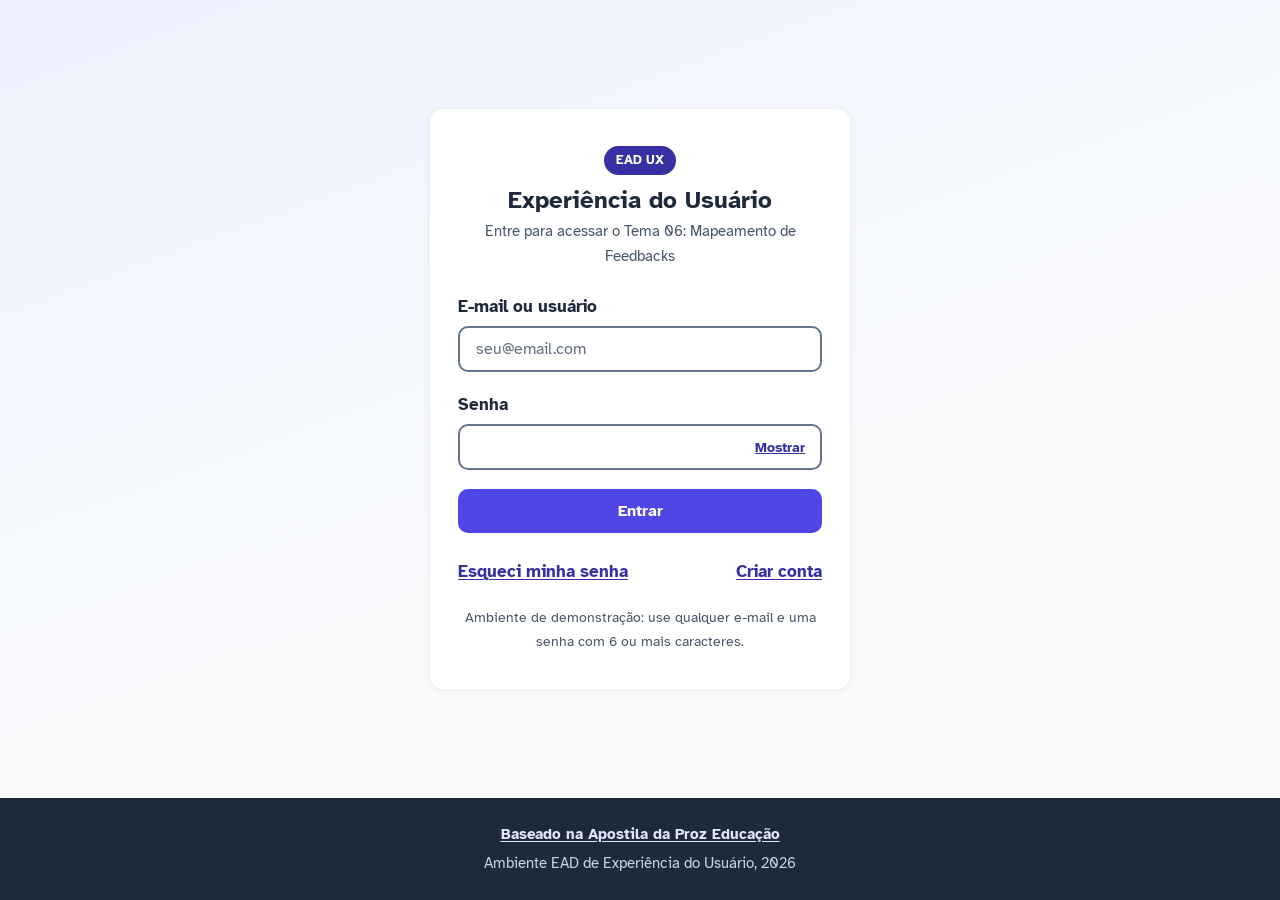
<file: index.html>
<!DOCTYPE html>
<html lang="pt-BR">
<head>
  <meta charset="UTF-8">
  <meta name="viewport" content="width=device-width, initial-scale=1.0">
  <title>Entrar | EAD UX, Tema 06</title>
  <link rel="manifest" href="manifest.json">
  <meta name="theme-color" content="#4f46e5">
  <link rel="icon" href="favicon.ico" sizes="16x16 32x32 48x48">
  <link rel="icon" href="assets/favicon.svg" type="image/svg+xml">
  <link rel="apple-touch-icon" href="assets/apple-touch-icon.png">
  <link rel="stylesheet" href="css/styles.css">
  <script src="assets/js/pwa-register.js" defer></script>
</head>
<body>
  <a class="skip-link" href="#conteudo">Pular para o formulário</a>
  <main id="conteudo" class="login-page" tabindex="-1">
    <div class="login-card">
      <div class="login-logo">
        <span class="badge">EAD UX</span>
        <h1>Experiência do Usuário</h1>
        <p>Entre para acessar o Tema 06: Mapeamento de Feedbacks</p>
      </div>
      <div id="already" class="alert alert-info"></div>
      <div id="alert" class="alert" tabindex="-1"></div>
      <form id="loginForm" novalidate>
        <div class="form-group">
          <label for="email">E-mail ou usuário</label>
          <input type="text" id="email" class="form-control" placeholder="seu@email.com" autocomplete="username" autocapitalize="none" spellcheck="false" aria-describedby="emailError">
          <span class="form-error" id="emailError"></span>
        </div>
        <div class="form-group">
          <label for="senha">Senha</label>
          <div class="input-wrap">
            <input type="password" id="senha" class="form-control" autocomplete="current-password" aria-describedby="senhaRules senhaError">
            <button type="button" class="toggle-pass" aria-controls="senha" aria-pressed="false">Mostrar<span class="visually-hidden"> senha</span></button>
          </div>
          <span class="caps-warning" id="capsWarning">Caps Lock ativado.</span>
          <span class="form-error" id="senhaError"></span>
        </div>
        <button type="submit" class="btn btn-primary btn-block">Entrar</button>
      </form>
      <div class="login-links">
        <a href="recuperar.html">Esqueci minha senha</a>
        <a href="cadastro.html">Criar conta</a>
      </div>
      <p class="demo-note">Ambiente de demonstração: use qualquer e-mail e uma senha com 6 ou mais caracteres.</p>
    </div>
  </main>

  <footer class="site-footer">
    <div class="container">
      <p><a href="assets/Apostila_Experiencia_do_Usuario.pdf" download="Apostila_Experiência_do_Usuário.pdf">Baseado na Apostila da Proz Educação</a></p>
      <p>Ambiente EAD de Experiência do Usuário, <span id="yearNow">2026</span></p>
    </div>
  </footer>
  <button type="button" class="back-to-top" id="backToTop" hidden aria-label="Voltar ao topo"></button>
  <script src="js/storage.js"></script>
  <script src="js/common.js"></script>
  <script src="js/auth.js"></script>
</body>
</html>
</file>
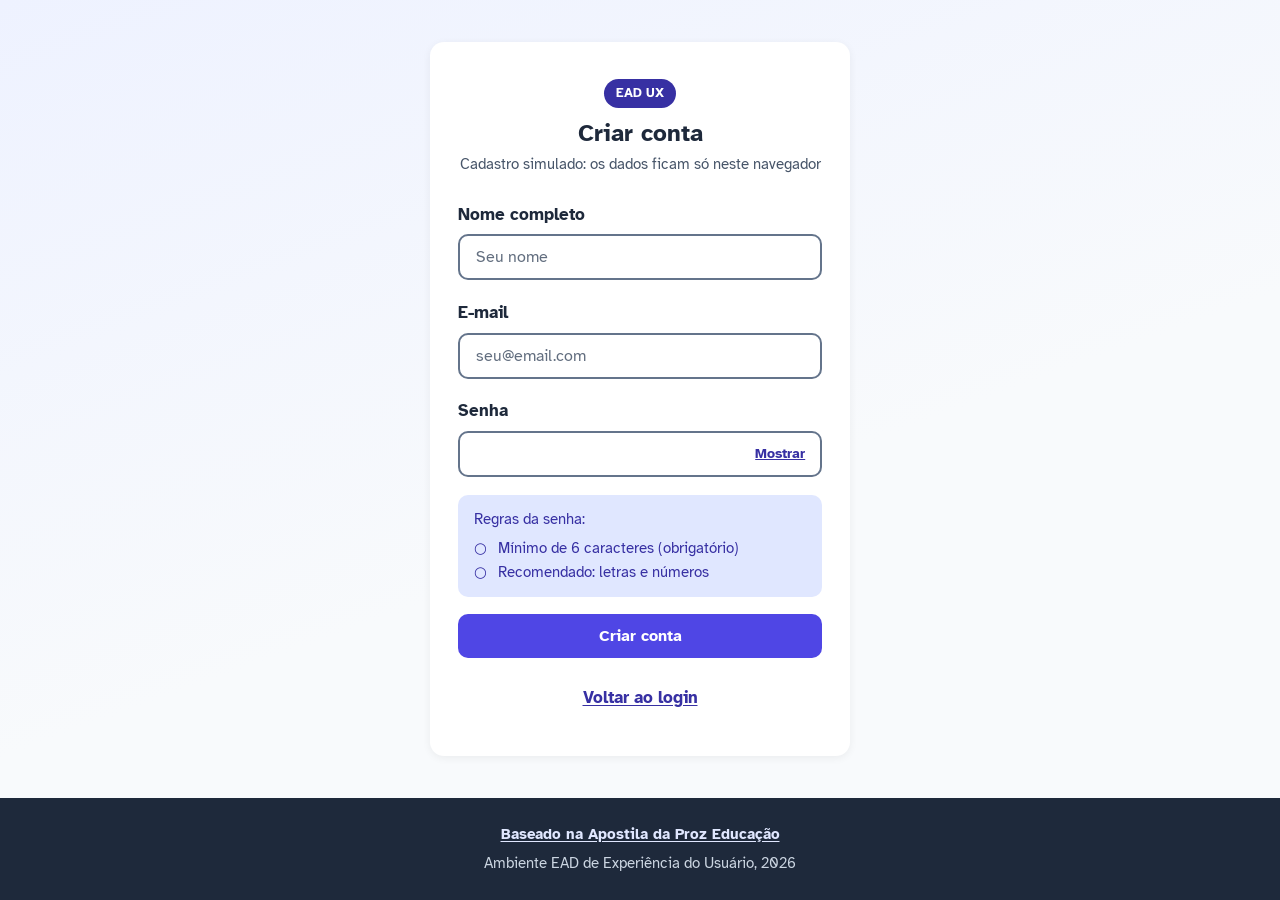
<file: cadastro.html>
<!DOCTYPE html>
<html lang="pt-BR">
<head>
  <meta charset="UTF-8">
  <meta name="viewport" content="width=device-width, initial-scale=1.0">
  <title>Criar conta | EAD UX</title>
  <link rel="manifest" href="manifest.json">
  <meta name="theme-color" content="#4f46e5">
  <link rel="icon" href="favicon.ico" sizes="16x16 32x32 48x48">
  <link rel="icon" href="assets/favicon.svg" type="image/svg+xml">
  <link rel="apple-touch-icon" href="assets/apple-touch-icon.png">
  <link rel="stylesheet" href="css/styles.css">
  <script src="assets/js/pwa-register.js" defer></script>
</head>
<body>
  <a class="skip-link" href="#conteudo">Pular para o formulário</a>
  <main id="conteudo" class="login-page" tabindex="-1">
    <div class="login-card">
      <div class="login-logo">
        <span class="badge">EAD UX</span>
        <h1>Criar conta</h1>
        <p>Cadastro simulado: os dados ficam só neste navegador</p>
      </div>
      <div id="alert" class="alert" tabindex="-1"></div>
      <form id="cadastroForm" novalidate>
        <div class="form-group">
          <label for="nome">Nome completo</label>
          <input type="text" id="nome" class="form-control" placeholder="Seu nome" autocomplete="name" aria-describedby="nomeError">
          <span class="form-error" id="nomeError"></span>
        </div>
        <div class="form-group">
          <label for="email">E-mail</label>
          <input type="email" id="email" class="form-control" placeholder="seu@email.com" autocomplete="email" autocapitalize="none" spellcheck="false" aria-describedby="emailError">
          <span class="form-error" id="emailError"></span>
        </div>
        <div class="form-group">
          <label for="senha">Senha</label>
          <div class="input-wrap">
            <input type="password" id="senha" class="form-control" autocomplete="new-password" aria-describedby="senhaRules senhaError">
            <button type="button" class="toggle-pass" aria-controls="senha" aria-pressed="false">Mostrar<span class="visually-hidden"> senha</span></button>
          </div>
          <span class="caps-warning" id="capsWarning">Caps Lock ativado.</span>
          <span class="form-error" id="senhaError"></span>
        </div>
        <div class="password-rules" id="senhaRules">
          Regras da senha:
          <ul>
            <li data-rule="len">Mínimo de 6 caracteres (obrigatório)<span class="visually-hidden rule-state"> (pendente)</span></li>
            <li data-rule="mix">Recomendado: letras e números<span class="visually-hidden rule-state"> (pendente)</span></li>
          </ul>
        </div>
        <button type="submit" class="btn btn-primary btn-block">Criar conta</button>
      </form>
      <div class="login-links" style="justify-content:center;">
        <a href="index.html">Voltar ao login</a>
      </div>
    </div>
  </main>

  <footer class="site-footer">
    <div class="container">
      <p><a href="assets/Apostila_Experiencia_do_Usuario.pdf" download="Apostila_Experiência_do_Usuário.pdf">Baseado na Apostila da Proz Educação</a></p>
      <p>Ambiente EAD de Experiência do Usuário, <span id="yearNow">2026</span></p>
    </div>
  </footer>
  <button type="button" class="back-to-top" id="backToTop" hidden aria-label="Voltar ao topo"></button>
  <script src="js/storage.js"></script>
  <script src="js/common.js"></script>
  <script src="js/auth.js"></script>
</body>
</html>
</file>
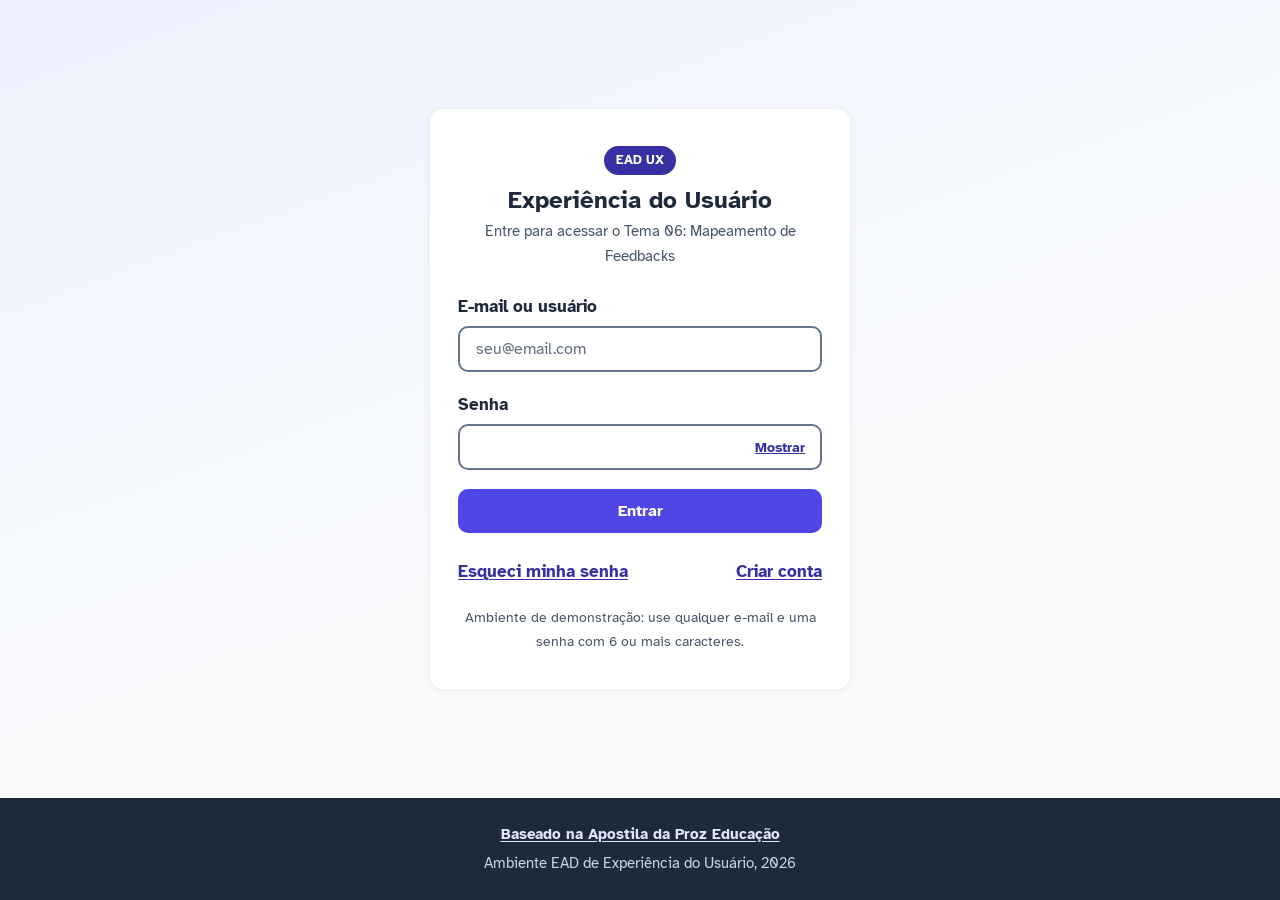
<file: home.html>
<!DOCTYPE html>
<html lang="pt-BR">
<head>
  <meta charset="UTF-8">
  <meta name="viewport" content="width=device-width, initial-scale=1.0">
  <title>Selecionar tema | EAD UX</title>
  <link rel="manifest" href="manifest.json">
  <meta name="theme-color" content="#4f46e5">
  <link rel="icon" href="favicon.ico" sizes="16x16 32x32 48x48">
  <link rel="icon" href="assets/favicon.svg" type="image/svg+xml">
  <link rel="apple-touch-icon" href="assets/apple-touch-icon.png">
  <link rel="stylesheet" href="css/styles.css">
  <script src="assets/js/pwa-register.js" defer></script>
</head>
<style>
.navbar-user {
    margin-left: auto;
}
</style>
<body class="has-navbar">
  <a class="skip-link" href="#conteudo">Pular para o conteúdo</a>
  <header class="site-header">
    <div class="container navbar-inner">
      <a class="navbar-brand" href="home.html">
        <span class="brand-icon" aria-hidden="true">UX</span>
        <div id="Voltar-Logo">
          <span class="brand-text">Experiência do Usuário</span>
        </div>
      </a>
      <button class="navbar-toggler" type="button" aria-controls="menu" aria-expanded="false" aria-label="Abrir menu">
        <span class="toggler-bar"></span><span class="toggler-bar"></span><span class="toggler-bar"></span>
      </button>
      <div class="navbar-collapse" id="menu">
        <div class="navbar-user">
          <span>Olá, <span class="user-name" id="userName">Aluno</span></span>
          <a href="index.html" class="btn btn-outline btn-sm" data-logout>Sair</a>
        </div>
      </div>
    </div>
  </header>

  <main id="conteudo" class="container page" tabindex="-1">
    <h1>Selecione o conteúdo</h1>
    <p class="lead">Escolha o tema da apostila para iniciar o estudo. Neste ambiente está disponível o Tema 06.</p>
    <div class="theme-list">
      <div class="theme-item disabled" aria-disabled="true">
        <span class="theme-num" aria-hidden="true">01</span>
        <div class="theme-info">
          <h2>Tema 01: O que é User Experience (UX)?</h2>
          <p>Indisponível neste ambiente</p>
        </div>
      </div>
      <div class="theme-item disabled" aria-disabled="true">
        <span class="theme-num" aria-hidden="true">02</span>
        <div class="theme-info">
          <h2>Tema 02: Conceitos e aplicações de Webwriting</h2>
          <p>Indisponível neste ambiente</p>
        </div>
      </div>
      <div class="theme-item disabled" aria-disabled="true">
        <span class="theme-num" aria-hidden="true">03</span>
        <div class="theme-info">
          <h2>Tema 03: Modelagem da Navegação e Modelagem da interface</h2>
          <p>Indisponível neste ambiente</p>
        </div>
      </div>
      <div class="theme-item disabled" aria-disabled="true">
        <span class="theme-num" aria-hidden="true">04</span>
        <div class="theme-info">
          <h2>Tema 04: Ferramentas para Design de interface e CMS (Content Management System)</h2>
          <p>Indisponível neste ambiente</p>
        </div>
      </div>
      <div class="theme-item disabled" aria-disabled="true">
        <span class="theme-num" aria-hidden="true">05</span>
        <div class="theme-info">
          <h2>Tema 05: Informações e criação de domínio e hospedagem de página Web</h2>
          <p>Indisponível neste ambiente</p>
        </div>
      </div>
      <a href="conteudo.html" class="theme-item active">
        <span class="theme-num" aria-hidden="true">06</span>
        <div class="theme-info">
          <h2>Tema 06: Mapeamento de Feedbacks</h2>
          <p>Disponível. Clique para estudar.</p>
        </div>
      </a>
      <div class="theme-item disabled" aria-disabled="true">
        <span class="theme-num" aria-hidden="true">07</span>
        <div class="theme-info">
          <h2>Tema 07: Técnicas para inclusão digital</h2>
          <p>Indisponível neste ambiente</p>
        </div>
      </div>
      <div class="theme-item disabled" aria-disabled="true">
        <span class="theme-num" aria-hidden="true">08</span>
        <div class="theme-info">
          <h2>Tema 08: Fluxo de conversão e Otimização e mensuração de resultados</h2>
          <p>Indisponível neste ambiente</p>
        </div>
      </div>
      <div class="theme-item disabled" aria-disabled="true">
        <span class="theme-num" aria-hidden="true">09</span>
        <div class="theme-info">
          <h2>Tema 09: Testando Ergonomia e Navegabilidade</h2>
          <p>Indisponível neste ambiente</p>
        </div>
      </div>
      <div class="theme-item disabled" aria-disabled="true">
        <span class="theme-num" aria-hidden="true">10</span>
        <div class="theme-info">
          <h2>Tema 10: Conceitos de multiplataforma e multissensorial</h2>
          <p>Indisponível neste ambiente</p>
        </div>
      </div>
    </div>
  </main>


  <footer class="site-footer">
    <div class="container">
      <p><a href="assets/Apostila_Experiencia_do_Usuario.pdf" download="Apostila_Experiência_do_Usuário.pdf">Baseado na Apostila da Proz Educação</a></p>
      <p>Ambiente EAD de Experiência do Usuário, <span id="yearNow">2026</span></p>
    </div>
  </footer>
  <button type="button" class="back-to-top" id="backToTop" hidden aria-label="Voltar ao topo"></button>
  <script src="js/storage.js"></script>
  <script src="js/common.js"></script>
  <script src="js/app.js"></script>
</body>
</html>
</file>
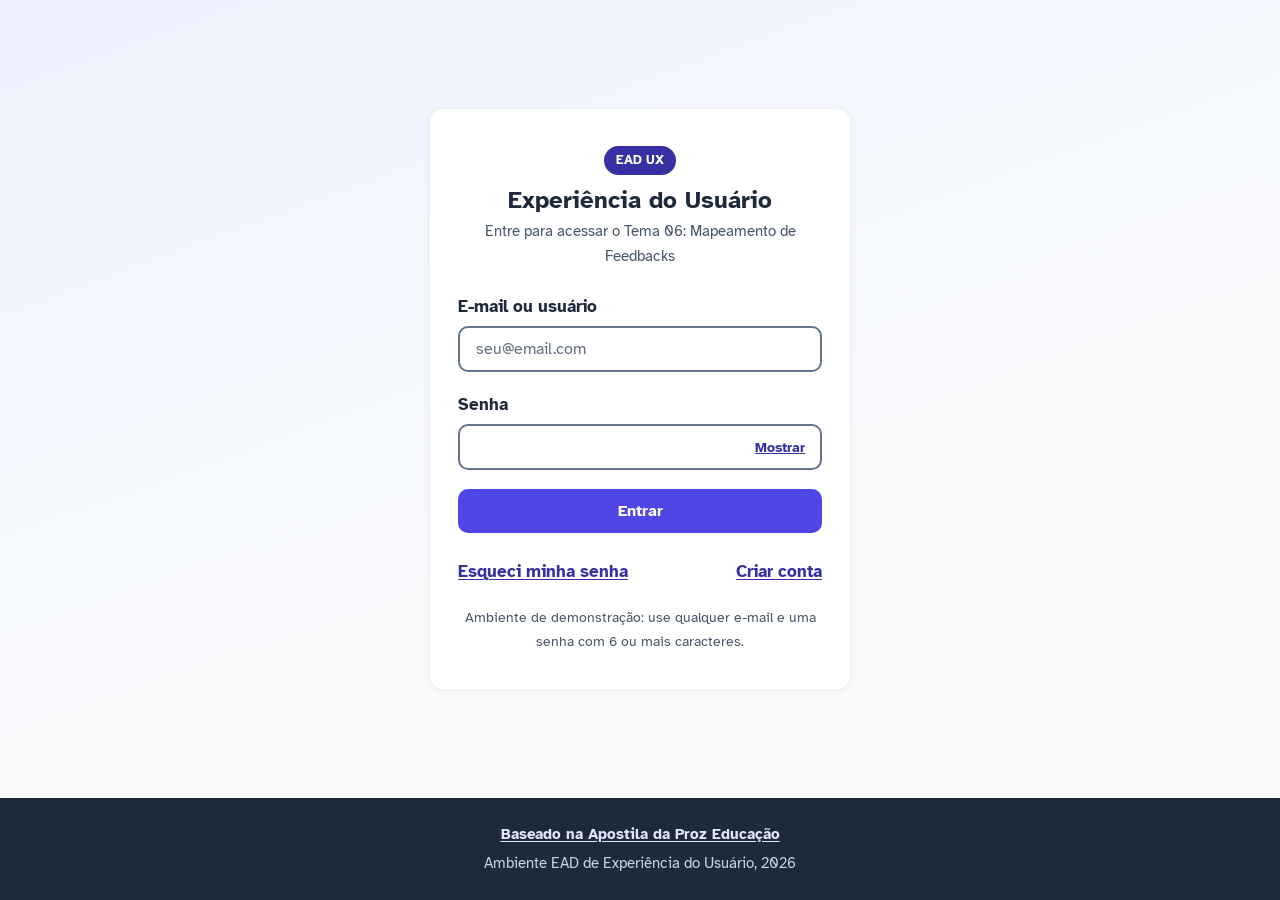
<file: mapa-feedbacks.html>
<!DOCTYPE html>
<html lang="pt-BR">
<head>
  <meta charset="UTF-8">
  <meta name="viewport" content="width=device-width, initial-scale=1.0">
  <title>Mapa de feedbacks | Tema 06, EAD UX</title>
  <link rel="manifest" href="manifest.json">
  <meta name="theme-color" content="#4f46e5">
  <link rel="icon" href="favicon.ico" sizes="16x16 32x32 48x48">
  <link rel="icon" href="assets/favicon.svg" type="image/svg+xml">
  <link rel="apple-touch-icon" href="assets/apple-touch-icon.png">
  <link rel="stylesheet" href="css/styles.css">
  <script src="assets/js/pwa-register.js" defer></script>
</head>
<body class="has-navbar">
  <a class="skip-link" href="#conteudo">Pular para o conteúdo</a>
  <header class="site-header">
    <div class="container navbar-inner">
      <a class="navbar-brand" href="home.html">
        <span class="brand-icon" aria-hidden="true">UX</span>
        <div id="Voltar-Logo">
          <span class="brand-text">Experiência do Usuário</span>
          <small id="baixo">(clique para voltar à home)</small>
        </div>
      </a>
      <button class="navbar-toggler" type="button" aria-controls="menu" aria-expanded="false" aria-label="Abrir menu">
        <span class="toggler-bar"></span><span class="toggler-bar"></span><span class="toggler-bar"></span>
      </button>
      <div class="navbar-collapse" id="menu">
        <nav aria-label="Etapas do Tema 06">
          <ul class="navbar-nav">
            <li><a class="nav-link" href="conteudo.html">1. Conteúdo</a></li>
            <li><a class="nav-link" href="video.html">2. Vídeoaula</a></li>
            <li><a class="nav-link" href="material.html">3. Material PDF</a></li>
            <li><a class="nav-link" href="mapa-feedbacks.html" aria-current="page">4. Mapa de feedbacks</a></li>
            <li><a class="nav-link" href="quiz.html">5. Quiz</a></li>
          </ul>
        </nav>
        <div class="navbar-user">
          <span>Olá, <span class="user-name" id="userName">Aluno</span></span>
          <a href="index.html" class="btn btn-outline btn-sm" data-logout>Sair</a>
        </div>
      </div>
    </div>
  </header>

  <main id="conteudo" class="container page" tabindex="-1">
    <p class="page-kicker">Tema 06: Mapeamento de feedbacks</p>
    <h1>Mapa de feedbacks</h1>
    <p class="lead">Dez situações para classificar nas cinco categorias do framework HEART, com explicação a cada resposta e progresso salvo neste navegador.</p>
    <div class="panel" id="mapaRoot">
      <div class="panel-toolbar"><span class="toolbar-title">Em qual categoria do HEART esta situação se encaixa?</span></div>
      <div id="dynamicContent" class="panel-content"></div>
    </div>
    <div id="mapaLive" class="visually-hidden" aria-live="polite"></div>
    <noscript><p class="media-msg">Esta atividade precisa de JavaScript ativado.</p></noscript>
  </main>

  <nav class="page-nav" aria-label="Navegação entre as etapas">
    <div class="container">
      <p class="page-nav-step">Etapa 4 de 5</p>
      <div class="page-nav-links">
        <a class="btn btn-outline btn-prev" href="material.html" rel="prev"><span class="btn-label">Anterior</span><span class="btn-title">3. Material PDF</span></a>
        <a class="btn btn-primary btn-next" href="quiz.html" rel="next"><span class="btn-label">Próxima</span><span class="btn-title">5. Quiz</span></a>
      </div>
    </div>
  </nav>
  <footer class="site-footer">
    <div class="container">
      <p><a href="assets/Apostila_Experiencia_do_Usuario.pdf" download="Apostila_Experiência_do_Usuário.pdf">Baseado na Apostila da Proz Educação</a></p>
      <p>Ambiente EAD de Experiência do Usuário, <span id="yearNow">2026</span></p>
    </div>
  </footer>
  <button type="button" class="back-to-top" id="backToTop" hidden aria-label="Voltar ao topo"></button>
  <script src="js/storage.js"></script>
  <script src="js/common.js"></script>
  <script src="js/app.js"></script>
  <script src="js/painel.js"></script>
  <script src="js/mapa.js"></script>
</body>
</html>
</file>
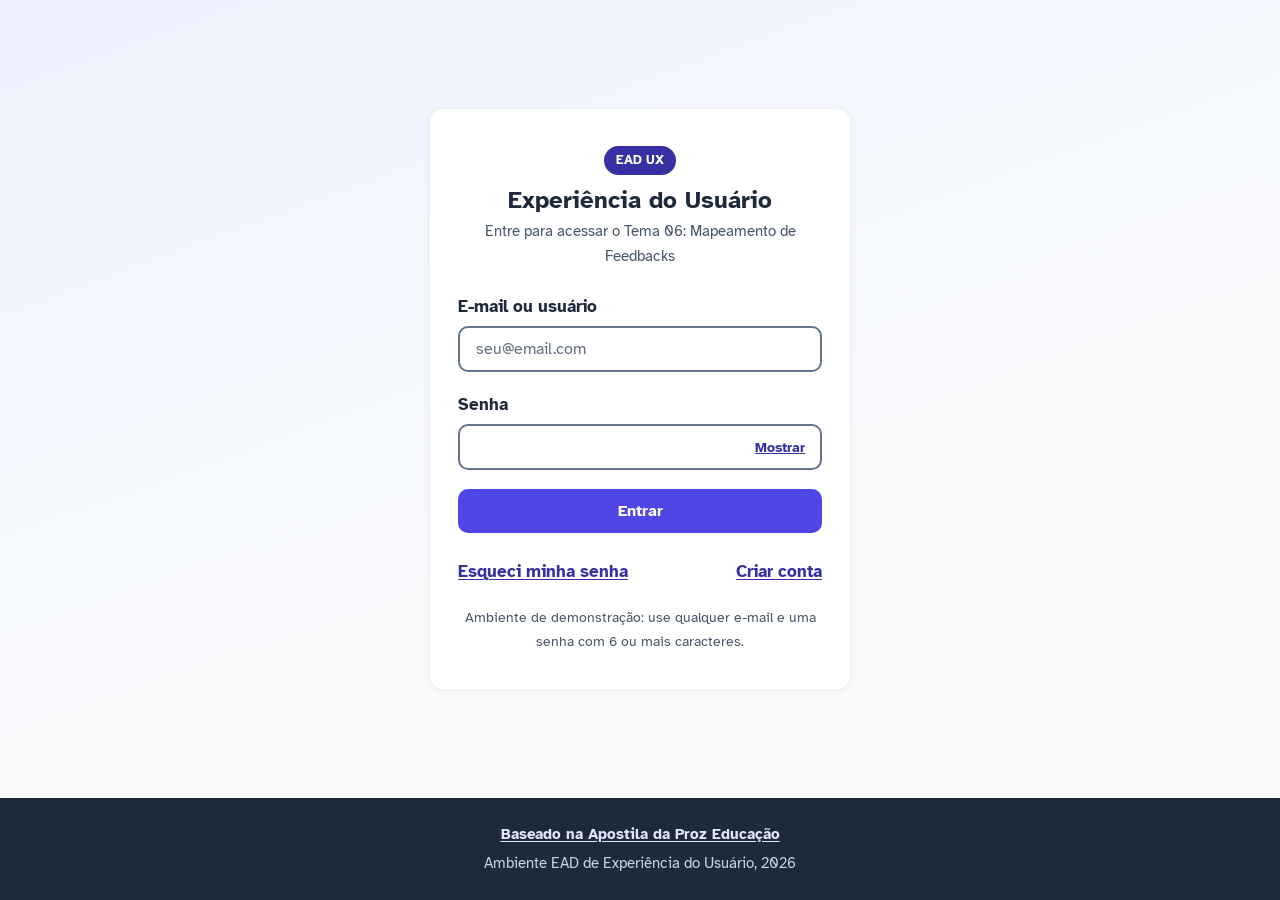
<file: material.html>
<!DOCTYPE html>
<html lang="pt-BR">
<head>
  <meta charset="UTF-8">
  <meta name="viewport" content="width=device-width, initial-scale=1.0">
  <title>Material PDF | Tema 06, EAD UX</title>
  <link rel="manifest" href="manifest.json">
  <meta name="theme-color" content="#4f46e5">
  <link rel="icon" href="favicon.ico" sizes="16x16 32x32 48x48">
  <link rel="icon" href="assets/favicon.svg" type="image/svg+xml">
  <link rel="apple-touch-icon" href="assets/apple-touch-icon.png">
  <link rel="stylesheet" href="css/styles.css">
  <script src="assets/js/pwa-register.js" defer></script>
</head>
<body class="has-navbar">
  <a class="skip-link" href="#conteudo">Pular para o conteúdo</a>
  <header class="site-header">
    <div class="container navbar-inner">
      <a class="navbar-brand" href="home.html">
        <span class="brand-icon" aria-hidden="true">UX</span>
        <div id="Voltar-Logo">
          <span class="brand-text">Experiência do Usuário</span>
          <small id="baixo">(clique para voltar à home)</small>
        </div>
      </a>
      <button class="navbar-toggler" type="button" aria-controls="menu" aria-expanded="false" aria-label="Abrir menu">
        <span class="toggler-bar"></span><span class="toggler-bar"></span><span class="toggler-bar"></span>
      </button>
      <div class="navbar-collapse" id="menu">
        <nav aria-label="Etapas do Tema 06">
          <ul class="navbar-nav">
            <li><a class="nav-link" href="conteudo.html">1. Conteúdo</a></li>
            <li><a class="nav-link" href="video.html">2. Vídeoaula</a></li>
            <li><a class="nav-link" href="material.html" aria-current="page">3. Material PDF</a></li>
            <li><a class="nav-link" href="mapa-feedbacks.html">4. Mapa de feedbacks</a></li>
            <li><a class="nav-link" href="quiz.html">5. Quiz</a></li>
          </ul>
        </nav>
        <div class="navbar-user">
          <span>Olá, <span class="user-name" id="userName">Aluno</span></span>
          <a href="index.html" class="btn btn-outline btn-sm" data-logout>Sair</a>
        </div>
      </div>
    </div>
  </header>

  <main id="conteudo" class="container page" tabindex="-1">
    <p class="page-kicker">Tema 06: Mapeamento de feedbacks</p>
    <h1>Material PDF</h1>
    <p class="lead">O material de apoio é a apostila Experiência do Usuário, da Proz Educação. O Tema 06, Mapeamento de Feedbacks, ocupa as páginas 76 a 84 do PDF.</p>
    <p>
      <a class="btn btn-primary" href="assets/Apostila_Experiencia_do_Usuario.pdf" download="Apostila_Experiência_do_Usuário.pdf">Baixar a apostila (PDF)</a>
    </p>
    <p class="file-note">Arquivo PDF com 154 páginas, cerca de 8 MB.</p>
  </main>

  <nav class="page-nav" aria-label="Navegação entre as etapas">
    <div class="container">
      <p class="page-nav-step">Etapa 3 de 5</p>
      <div class="page-nav-links">
        <a class="btn btn-outline btn-prev" href="video.html" rel="prev"><span class="btn-label">Anterior</span><span class="btn-title">2. Vídeoaula</span></a>
        <a class="btn btn-primary btn-next" href="mapa-feedbacks.html" rel="next"><span class="btn-label">Próxima</span><span class="btn-title">4. Mapa de feedbacks</span></a>
      </div>
    </div>
  </nav>
  <footer class="site-footer">
    <div class="container">
      <p><a href="assets/Apostila_Experiencia_do_Usuario.pdf" download="Apostila_Experiência_do_Usuário.pdf">Baseado na Apostila da Proz Educação</a></p>
      <p>Ambiente EAD de Experiência do Usuário, <span id="yearNow">2026</span></p>
    </div>
  </footer>
  <button type="button" class="back-to-top" id="backToTop" hidden aria-label="Voltar ao topo"></button>
  <script src="js/storage.js"></script>
  <script src="js/common.js"></script>
  <script src="js/app.js"></script>
</body>
</html>
</file>
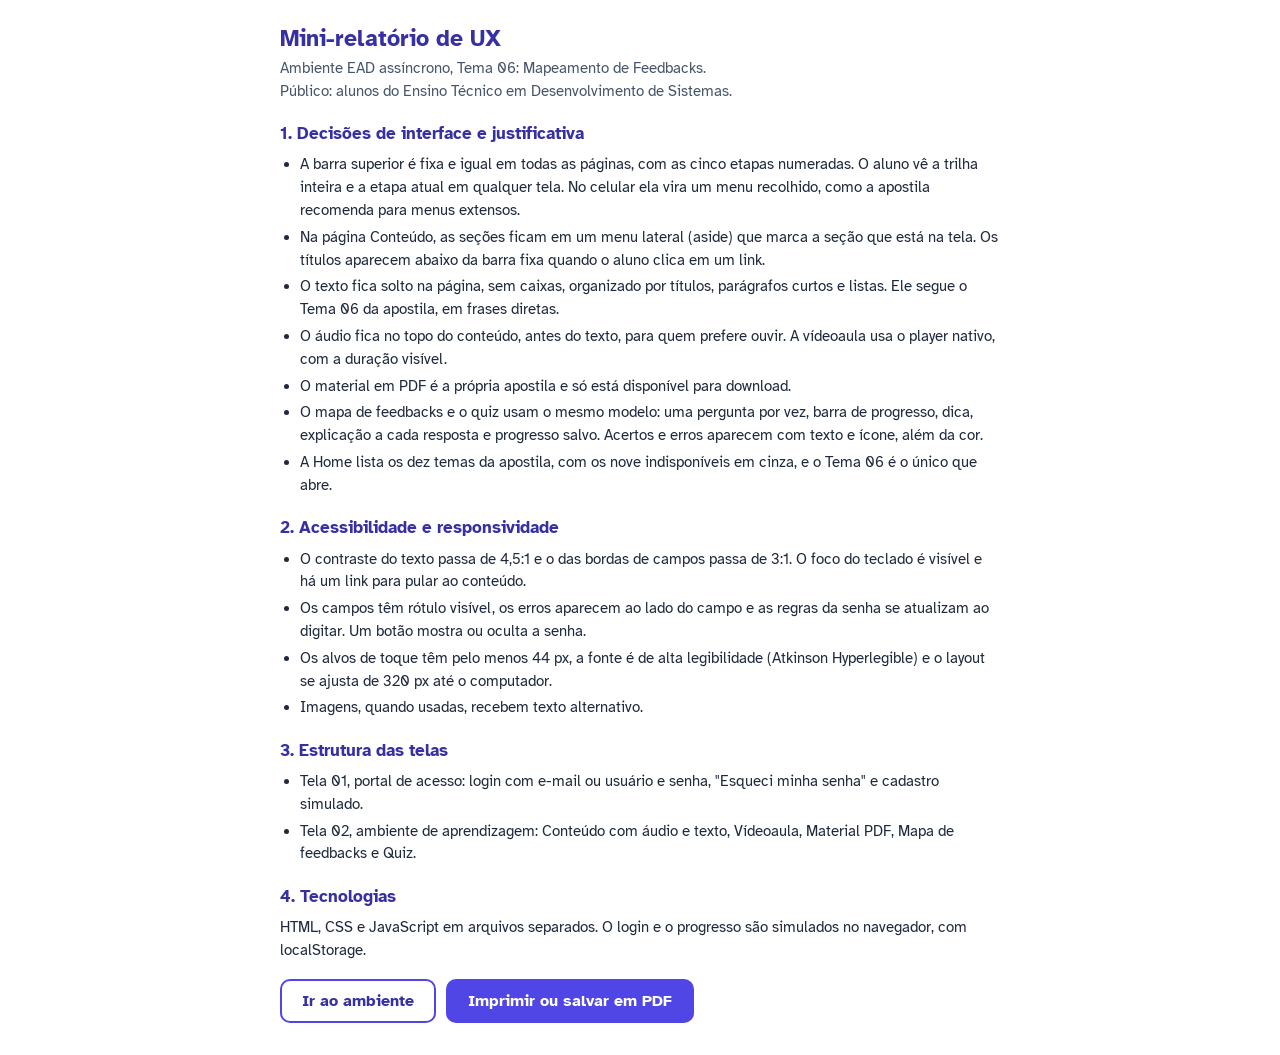
<file: mini-relatorio-ux.html>
<!DOCTYPE html>
<html lang="pt-BR">
<head>
  <meta charset="UTF-8">
  <meta name="viewport" content="width=device-width, initial-scale=1.0">
  <title>Mini-relatório de UX | EAD UX, Tema 06</title>
  <link rel="manifest" href="manifest.json">
  <meta name="theme-color" content="#4f46e5">
  <link rel="icon" href="favicon.ico" sizes="16x16 32x32 48x48">
  <link rel="icon" href="assets/favicon.svg" type="image/svg+xml">
  <link rel="apple-touch-icon" href="assets/apple-touch-icon.png">
  <link rel="stylesheet" href="css/styles.css">
  <script src="assets/js/pwa-register.js" defer></script>
  <style>
    body { background: #fff; }
    .report { width: 100%; max-width: 760px; margin: 0 auto; padding: 1.5rem 1.25rem 2rem; }
    .report h1 { font-size: 1.45rem; color: var(--primary-dark); line-height: 1.25; }
    .report h2 { font-size: 1.05rem; margin: 1.1rem 0 0.35rem; color: var(--primary-dark); }
    .report p, .report li { font-size: 0.95rem; line-height: 1.5; }
    .report ul { margin: 0.2rem 0 0 1.25rem; }
    .report li { margin-bottom: 0.25rem; }
    .meta { color: var(--text-muted); font-size: 0.9rem; margin: 0.25rem 0 0.5rem; }
    .report-actions { display: flex; flex-wrap: wrap; gap: 0.6rem; margin-top: 1.1rem; }
    @page { size: A4; margin: 1.4cm 1.6cm; }
    @media print {
      .report { max-width: none; padding: 0; }
      .report h1 { font-size: 16pt; }
      .report h2 { font-size: 11.5pt; margin: 9pt 0 3pt; }
      .report p, .report li { font-size: 9.5pt; line-height: 1.38; }
      .report li { margin-bottom: 2pt; }
      .meta { font-size: 9pt; }
    }
  </style>
</head>
<body>
  <a class="skip-link no-print" href="#conteudo">Pular para o relatório</a>
  <main id="conteudo" class="report" tabindex="-1">
    <h1>Mini-relatório de UX</h1>
    <p class="meta">Ambiente EAD assíncrono, Tema 06: Mapeamento de Feedbacks.<br>
    Público: alunos do Ensino Técnico em Desenvolvimento de Sistemas.</p>

    <h2>1. Decisões de interface e justificativa</h2>
    <ul>
      <li>A barra superior é fixa e igual em todas as páginas, com as cinco etapas numeradas. O aluno vê a trilha inteira e a etapa atual em qualquer tela. No celular ela vira um menu recolhido, como a apostila recomenda para menus extensos.</li>
      <li>Na página Conteúdo, as seções ficam em um menu lateral (aside) que marca a seção que está na tela. Os títulos aparecem abaixo da barra fixa quando o aluno clica em um link.</li>
      <li>O texto fica solto na página, sem caixas, organizado por títulos, parágrafos curtos e listas. Ele segue o Tema 06 da apostila, em frases diretas.</li>
      <li>O áudio fica no topo do conteúdo, antes do texto, para quem prefere ouvir. A vídeoaula usa o player nativo, com a duração visível.</li>
      <li>O material em PDF é a própria apostila e só está disponível para download.</li>
      <li>O mapa de feedbacks e o quiz usam o mesmo modelo: uma pergunta por vez, barra de progresso, dica, explicação a cada resposta e progresso salvo. Acertos e erros aparecem com texto e ícone, além da cor.</li>
      <li>A Home lista os dez temas da apostila, com os nove indisponíveis em cinza, e o Tema 06 é o único que abre.</li>
    </ul>

    <h2>2. Acessibilidade e responsividade</h2>
    <ul>
      <li>O contraste do texto passa de 4,5:1 e o das bordas de campos passa de 3:1. O foco do teclado é visível e há um link para pular ao conteúdo.</li>
      <li>Os campos têm rótulo visível, os erros aparecem ao lado do campo e as regras da senha se atualizam ao digitar. Um botão mostra ou oculta a senha.</li>
      <li>Os alvos de toque têm pelo menos 44 px, a fonte é de alta legibilidade (Atkinson Hyperlegible) e o layout se ajusta de 320 px até o computador.</li>
      <li>Imagens, quando usadas, recebem texto alternativo.</li>
    </ul>

    <h2>3. Estrutura das telas</h2>
    <ul>
      <li>Tela 01, portal de acesso: login com e-mail ou usuário e senha, "Esqueci minha senha" e cadastro simulado.</li>
      <li>Tela 02, ambiente de aprendizagem: Conteúdo com áudio e texto, Vídeoaula, Material PDF, Mapa de feedbacks e Quiz.</li>
    </ul>

    <h2>4. Tecnologias</h2>
    <p>HTML, CSS e JavaScript em arquivos separados. O login e o progresso são simulados no navegador, com localStorage.</p>

    <div class="report-actions no-print">
      <a href="home.html" class="btn btn-outline">Ir ao ambiente</a>
      <button type="button" class="btn btn-primary" onclick="window.print()">Imprimir ou salvar em PDF</button>
    </div>
  </main>
</body>
</html>
</file>
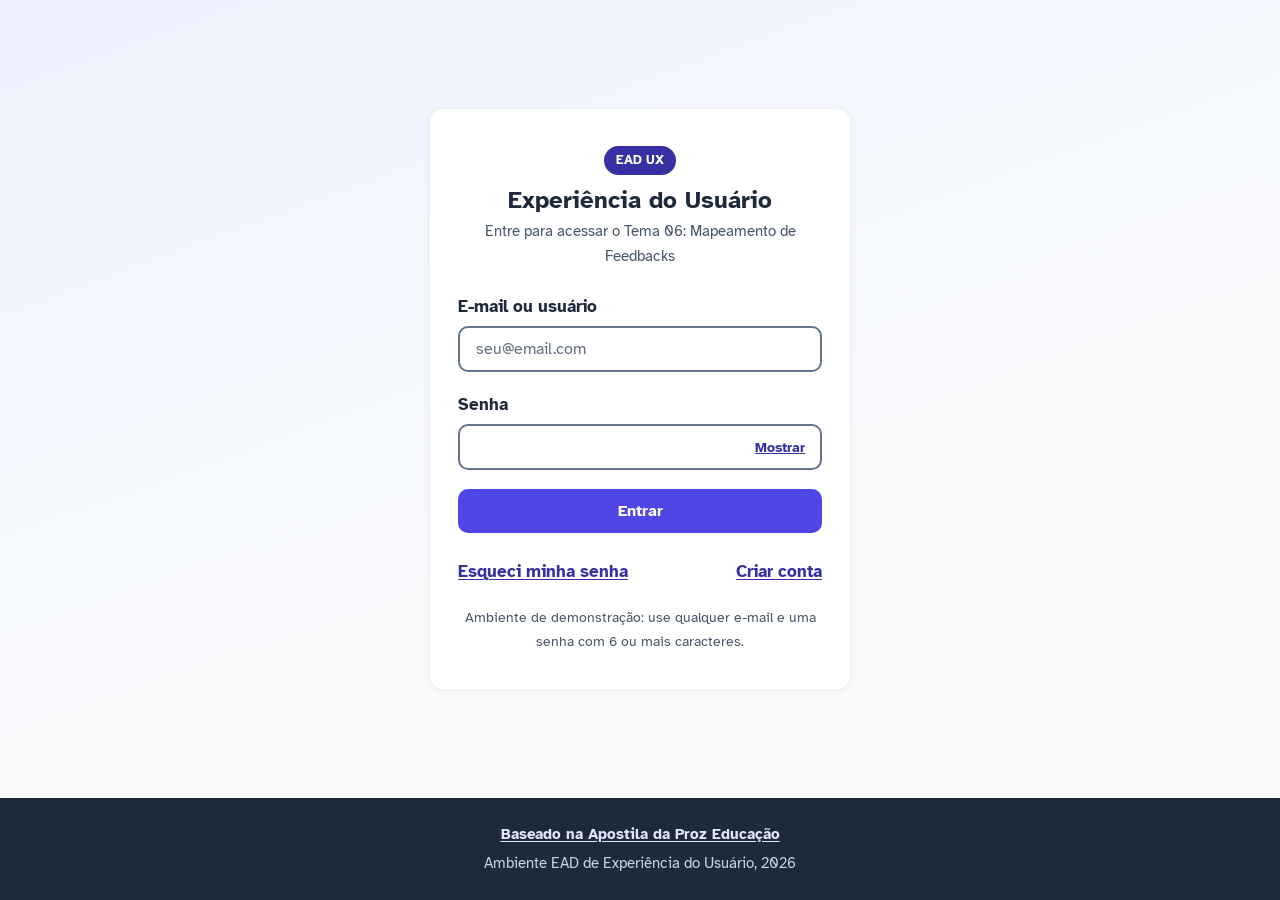
<file: quiz.html>
<!DOCTYPE html>
<html lang="pt-BR">
<head>
  <meta charset="UTF-8">
  <meta name="viewport" content="width=device-width, initial-scale=1.0">
  <title>Quiz | Tema 06, EAD UX</title>
  <link rel="manifest" href="manifest.json">
  <meta name="theme-color" content="#4f46e5">
  <link rel="icon" href="favicon.ico" sizes="16x16 32x32 48x48">
  <link rel="icon" href="assets/favicon.svg" type="image/svg+xml">
  <link rel="apple-touch-icon" href="assets/apple-touch-icon.png">
  <link rel="stylesheet" href="css/styles.css">
  <script src="assets/js/pwa-register.js" defer></script>
</head>
<body class="has-navbar">
  <a class="skip-link" href="#conteudo">Pular para o conteúdo</a>
  <header class="site-header">
    <div class="container navbar-inner">
      <a class="navbar-brand" href="home.html">
        <span class="brand-icon" aria-hidden="true">UX</span>
        <div id="Voltar-Logo">
          <span class="brand-text">Experiência do Usuário</span>
          <small id="baixo">(clique para voltar à home)</small>
        </div>
      </a>
      <button class="navbar-toggler" type="button" aria-controls="menu" aria-expanded="false" aria-label="Abrir menu">
        <span class="toggler-bar"></span><span class="toggler-bar"></span><span class="toggler-bar"></span>
      </button>
      <div class="navbar-collapse" id="menu">
        <nav aria-label="Etapas do Tema 06">
          <ul class="navbar-nav">
            <li><a class="nav-link" href="conteudo.html">1. Conteúdo</a></li>
            <li><a class="nav-link" href="video.html">2. Vídeoaula</a></li>
            <li><a class="nav-link" href="material.html">3. Material PDF</a></li>
            <li><a class="nav-link" href="mapa-feedbacks.html">4. Mapa de feedbacks</a></li>
            <li><a class="nav-link" href="quiz.html" aria-current="page">5. Quiz</a></li>
          </ul>
        </nav>
        <div class="navbar-user">
          <span>Olá, <span class="user-name" id="userName">Aluno</span></span>
          <a href="index.html" class="btn btn-outline btn-sm" data-logout>Sair</a>
        </div>
      </div>
    </div>
  </header>

  <main id="conteudo" class="container page" tabindex="-1">
    <p class="page-kicker">Tema 06: Mapeamento de feedbacks</p>
    <h1>Quiz</h1>
    <p class="lead">Quinze questões sobre o Tema 06, com dica, explicação a cada resposta e progresso salvo neste navegador.</p>
    <div class="panel" id="quizRoot">
      <div class="panel-toolbar"><span class="toolbar-title">Desafio de conhecimentos</span></div>
      <div id="dynamicContent" class="panel-content"></div>
    </div>
    <div id="quizLive" class="visually-hidden" aria-live="polite"></div>
    <noscript><p class="media-msg">Este quiz precisa de JavaScript ativado.</p></noscript>
  </main>

  <nav class="page-nav" aria-label="Navegação entre as etapas">
    <div class="container">
      <p class="page-nav-step">Etapa 5 de 5</p>
      <div class="page-nav-links">
        <a class="btn btn-outline btn-prev" href="mapa-feedbacks.html" rel="prev"><span class="btn-label">Anterior</span><span class="btn-title">4. Mapa de feedbacks</span></a>
        
      </div>
    </div>
  </nav>
  <footer class="site-footer">
    <div class="container">
      <p><a href="assets/Apostila_Experiencia_do_Usuario.pdf" download="Apostila_Experiência_do_Usuário.pdf">Baseado na Apostila da Proz Educação</a></p>
      <p>Ambiente EAD de Experiência do Usuário, <span id="yearNow">2026</span></p>
    </div>
  </footer>
  <button type="button" class="back-to-top" id="backToTop" hidden aria-label="Voltar ao topo"></button>
  <script src="js/storage.js"></script>
  <script src="js/common.js"></script>
  <script src="js/app.js"></script>
  <script src="js/painel.js"></script>
  <script src="js/quiz.js"></script>
</body>
</html>
</file>
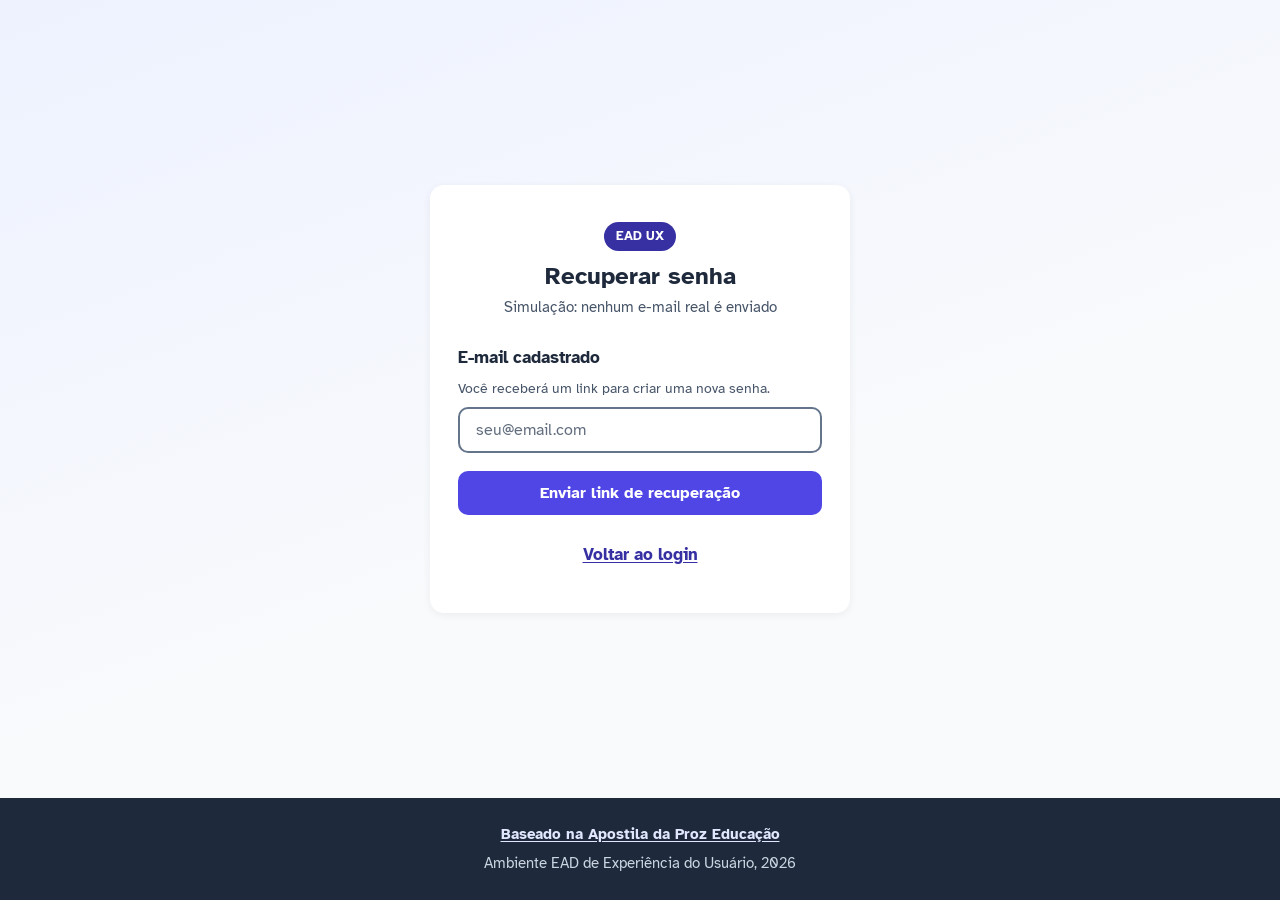
<file: recuperar.html>
<!DOCTYPE html>
<html lang="pt-BR">
<head>
  <meta charset="UTF-8">
  <meta name="viewport" content="width=device-width, initial-scale=1.0">
  <title>Recuperar senha | EAD UX</title>
  <link rel="manifest" href="manifest.json">
  <meta name="theme-color" content="#4f46e5">
  <link rel="icon" href="favicon.ico" sizes="16x16 32x32 48x48">
  <link rel="icon" href="assets/favicon.svg" type="image/svg+xml">
  <link rel="apple-touch-icon" href="assets/apple-touch-icon.png">
  <link rel="stylesheet" href="css/styles.css">
  <script src="assets/js/pwa-register.js" defer></script>
</head>
<body>
  <a class="skip-link" href="#conteudo">Pular para o formulário</a>
  <main id="conteudo" class="login-page" tabindex="-1">
    <div class="login-card">
      <div class="login-logo">
        <span class="badge">EAD UX</span>
        <h1>Recuperar senha</h1>
        <p>Simulação: nenhum e-mail real é enviado</p>
      </div>
      <div id="alert" class="alert" tabindex="-1"></div>
      <form id="recuperarForm" novalidate>
        <div class="form-group">
          <label for="email">E-mail cadastrado</label>
          <span class="form-hint" id="emailHint">Você receberá um link para criar uma nova senha.</span>
          <input type="email" id="email" class="form-control" placeholder="seu@email.com" autocomplete="email" autocapitalize="none" spellcheck="false" aria-describedby="emailHint emailError">
          <span class="form-error" id="emailError"></span>
        </div>
        <button type="submit" class="btn btn-primary btn-block">Enviar link de recuperação</button>
      </form>
      <div class="login-links" style="justify-content:center;">
        <a href="index.html">Voltar ao login</a>
      </div>
    </div>
  </main>

  <footer class="site-footer">
    <div class="container">
      <p><a href="assets/Apostila_Experiencia_do_Usuario.pdf" download="Apostila_Experiência_do_Usuário.pdf">Baseado na Apostila da Proz Educação</a></p>
      <p>Ambiente EAD de Experiência do Usuário, <span id="yearNow">2026</span></p>
    </div>
  </footer>
  <button type="button" class="back-to-top" id="backToTop" hidden aria-label="Voltar ao topo"></button>
  <script src="js/storage.js"></script>
  <script src="js/common.js"></script>
  <script src="js/auth.js"></script>
</body>
</html>
</file>
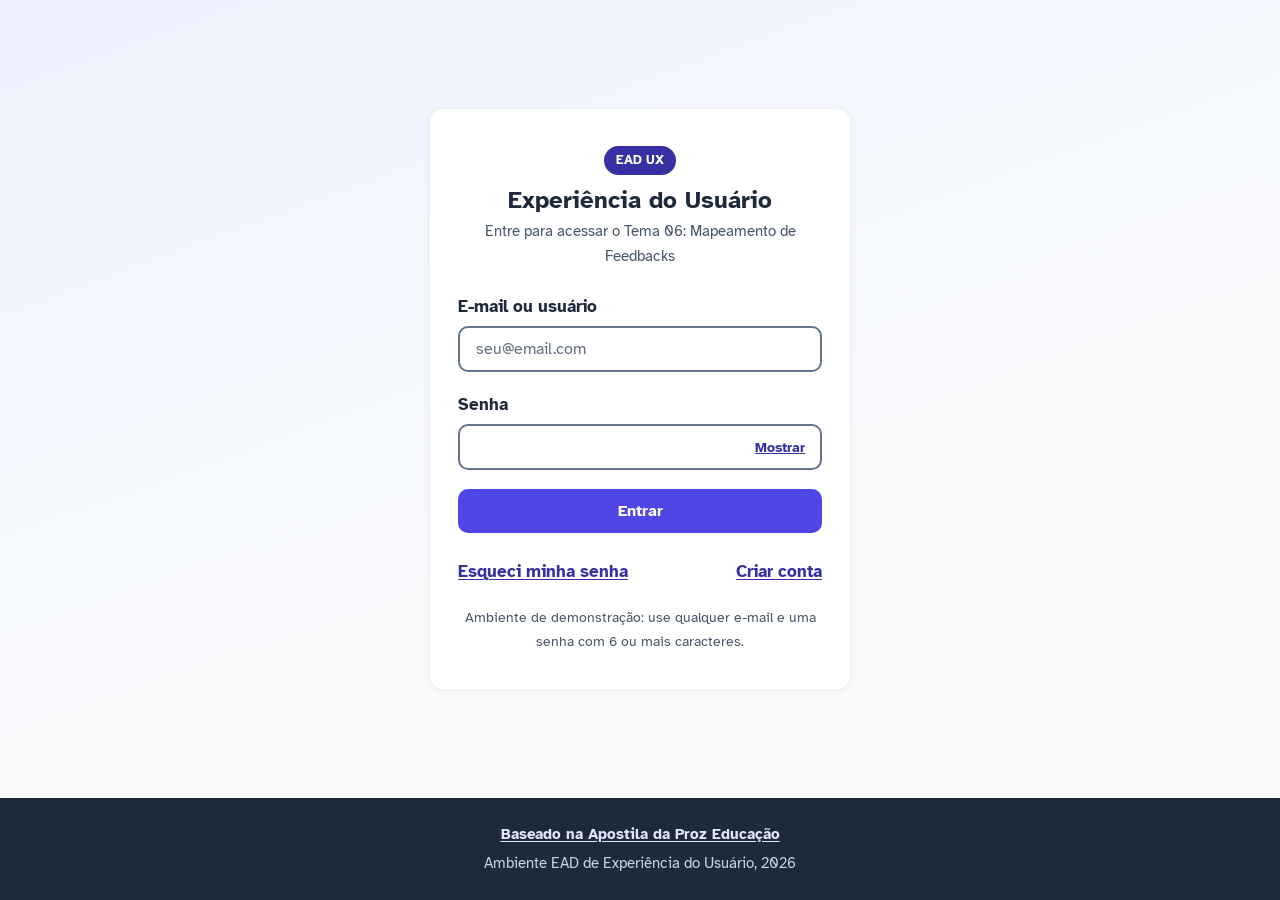
<file: video.html>
<!DOCTYPE html>
<html lang="pt-BR">
<head>
  <meta charset="UTF-8">
  <meta name="viewport" content="width=device-width, initial-scale=1.0">
  <title>Vídeoaula | Tema 06, EAD UX</title>
  <link rel="manifest" href="manifest.json">
  <meta name="theme-color" content="#4f46e5">
  <link rel="icon" href="favicon.ico" sizes="16x16 32x32 48x48">
  <link rel="icon" href="assets/favicon.svg" type="image/svg+xml">
  <link rel="apple-touch-icon" href="assets/apple-touch-icon.png">
  <link rel="stylesheet" href="css/styles.css">
  <script src="assets/js/pwa-register.js" defer></script>
</head>
<body class="has-navbar">
  <a class="skip-link" href="#conteudo">Pular para o conteúdo</a>
  <header class="site-header">
    <div class="container navbar-inner">
      <a class="navbar-brand" href="home.html">
        <span class="brand-icon" aria-hidden="true">UX</span>
        <div id="Voltar-Logo">
          <span class="brand-text">Experiência do Usuário</span>
          <small id="baixo">(clique para voltar à home)</small>
        </div>
      </a>
      <button class="navbar-toggler" type="button" aria-controls="menu" aria-expanded="false" aria-label="Abrir menu">
        <span class="toggler-bar"></span><span class="toggler-bar"></span><span class="toggler-bar"></span>
      </button>
      <div class="navbar-collapse" id="menu">
        <nav aria-label="Etapas do Tema 06">
          <ul class="navbar-nav">
            <li><a class="nav-link" href="conteudo.html">1. Conteúdo</a></li>
            <li><a class="nav-link" href="video.html" aria-current="page">2. Vídeoaula</a></li>
            <li><a class="nav-link" href="material.html">3. Material PDF</a></li>
            <li><a class="nav-link" href="mapa-feedbacks.html">4. Mapa de feedbacks</a></li>
            <li><a class="nav-link" href="quiz.html">5. Quiz</a></li>
          </ul>
        </nav>
        <div class="navbar-user">
          <span>Olá, <span class="user-name" id="userName">Aluno</span></span>
          <a href="index.html" class="btn btn-outline btn-sm" data-logout>Sair</a>
        </div>
      </div>
    </div>
  </header>

  <style>
    .video-container {
      display: flex;
      justify-content: center;
    }
  </style>

  <main id="conteudo" class="container page" tabindex="-1">
    <p class="page-kicker">Tema 06: Mapeamento de feedbacks</p>
    <h1>Vídeoaula - Professor Welton Lima</h1>

    <div class="video-container">
      <iframe
        width="760"
        height="515"
        src="https://www.youtube.com/embed/vmnm-riLUlE?si=JCDBzwPVwjGupdZj"
        title="YouTube video player"
        frameborder="0"
        allow="accelerometer; autoplay; clipboard-write; encrypted-media; gyroscope; picture-in-picture; web-share"
        referrerpolicy="strict-origin-when-cross-origin"
        allowfullscreen>
      </iframe>
    </div>
  </main>


  <nav class="page-nav" aria-label="Navegação entre as etapas">
    <div class="container">
      <p class="page-nav-step">Etapa 2 de 5</p>
      <div class="page-nav-links">
        <a class="btn btn-outline btn-prev" href="conteudo.html" rel="prev"><span class="btn-label">Anterior</span><span class="btn-title">1. Conteúdo</span></a>
        <a class="btn btn-primary btn-next" href="material.html" rel="next"><span class="btn-label">Próxima</span><span class="btn-title">3. Material PDF</span></a>
      </div>
    </div>
  </nav>
  <footer class="site-footer">
    <div class="container">
      <p><a href="assets/Apostila_Experiencia_do_Usuario.pdf" download="Apostila_Experiência_do_Usuário.pdf">Baseado na Apostila da Proz Educação</a></p>
      <p>Ambiente EAD de Experiência do Usuário, <span id="yearNow">2026</span></p>
    </div>
  </footer>
  <button type="button" class="back-to-top" id="backToTop" hidden aria-label="Voltar ao topo"></button>
  <script src="js/storage.js"></script>
  <script src="js/common.js"></script>
  <script src="js/app.js"></script>
</body>
</html>
</file>
<file: css/styles.css>
/* EAD Experiência do Usuário, Tema 06: Mapeamento de Feedbacks
   Paleta original mantida. Estrutura simples no estilo Bootstrap (container, navbar, btn, form-control). */

@font-face { font-family: 'Atkinson Hyperlegible'; font-style: normal; font-weight: 400; font-display: swap;
  src: url('../assets/fonts/atkinson-hyperlegible-latin-400-normal.woff2') format('woff2'); }
@font-face { font-family: 'Atkinson Hyperlegible'; font-style: italic; font-weight: 400; font-display: swap;
  src: url('../assets/fonts/atkinson-hyperlegible-latin-400-italic.woff2') format('woff2'); }
@font-face { font-family: 'Atkinson Hyperlegible'; font-style: normal; font-weight: 700; font-display: swap;
  src: url('../assets/fonts/atkinson-hyperlegible-latin-700-normal.woff2') format('woff2'); }
@font-face { font-family: 'Atkinson Hyperlegible'; font-style: italic; font-weight: 700; font-display: swap;
  src: url('../assets/fonts/atkinson-hyperlegible-latin-700-italic.woff2') format('woff2'); }

*, *::before, *::after { box-sizing: border-box; margin: 0; padding: 0; }

:root {
  --primary: #4f46e5;
  --primary-dark: #3730a3;
  --primary-light: #e0e7ff;
  --success: #059669;
  --success-dark: #047857;
  --success-bg: #ecfdf5;
  --danger: #dc2626;
  --danger-dark: #b91c1c;
  --danger-bg: #fef2f2;
  --bg: #f1f5f9;
  --surface: #ffffff;
  --text: #1e293b;
  --text-muted: #475569;
  --border: #e2e8f0;
  --border-strong: #64748b;
  --radius: 10px;
  --shadow: 0 2px 8px rgba(0, 0, 0, 0.06);
  --font: 'Atkinson Hyperlegible', 'Segoe UI', system-ui, -apple-system, sans-serif;
  --header-h: 60px;
  --container: 1200px;
}

html { scroll-behavior: smooth; scroll-padding-top: calc(var(--header-h) + 1rem); }
body {
  font-family: var(--font);
  font-size: 1.0625rem;
  line-height: 1.65;
  background: var(--bg);
  color: var(--text);
  min-height: 100vh;
  display: flex;
  flex-direction: column;
  overflow-wrap: break-word;
}
body.has-navbar { padding-top: var(--header-h); }
main { flex: 1 0 auto; }
main:focus { outline: none; }
a { color: var(--primary-dark); text-underline-offset: 2px; }
a:hover { color: var(--primary); }
[hidden] { display: none !important; }
:focus-visible { outline: 3px solid var(--primary-dark); outline-offset: 2px; }

.container { width: 100%; max-width: var(--container); margin: 0 auto; padding: 0 1.25rem; }

.visually-hidden {
  position: absolute !important; width: 1px; height: 1px; margin: -1px; padding: 0;
  overflow: hidden; clip: rect(0 0 0 0); white-space: nowrap; border: 0;
}
.skip-link {
  position: absolute; left: 0.75rem; top: -4rem; z-index: 300;
  background: var(--primary-dark); color: #fff; padding: 0.7rem 1.1rem;
  border-radius: 0 0 var(--radius) var(--radius); font-weight: 700; text-decoration: none;
}
.skip-link:focus { top: 0; color: #fff; }

/* ===== Botões ===== */
.btn {
  display: inline-flex; align-items: center; justify-content: center; gap: 0.5rem;
  min-height: 44px; padding: 0.55rem 1.25rem;
  font-family: inherit; font-size: 1rem; font-weight: 700; line-height: 1.25; text-align: center;
  border: 2px solid transparent; border-radius: var(--radius);
  cursor: pointer; text-decoration: none;
}
.btn-primary { background: var(--primary); color: #fff; }
.btn-primary:hover { background: var(--primary-dark); color: #fff; }
.btn-outline { background: var(--surface); border-color: var(--primary); color: var(--primary-dark); }
.btn-outline:hover { background: var(--primary-light); color: var(--primary-dark); }
.btn-block { width: 100%; }
.btn-sm { min-height: 40px; padding: 0.3rem 0.9rem; font-size: 0.95rem; }
.btn[disabled] { opacity: 0.6; cursor: not-allowed; }
.spinner {
  width: 1em; height: 1em; border: 2px solid rgba(255,255,255,0.5); border-top-color: #fff;
  border-radius: 50%; animation: spin 0.7s linear infinite;
}
@keyframes spin { to { transform: rotate(360deg); } }

/* ===== Formulários e alertas (telas de acesso) ===== */
.form-group { margin-bottom: 1.15rem; }
.form-group label { display: block; font-weight: 700; margin-bottom: 0.35rem; }
.form-hint { display: block; font-size: 0.9rem; color: var(--text-muted); margin-bottom: 0.35rem; }
.form-control {
  width: 100%; min-height: 46px; padding: 0.65rem 1rem; font-family: inherit; font-size: 1rem;
  border: 2px solid var(--border-strong); border-radius: var(--radius); background: var(--surface); color: var(--text);
}
.form-control::placeholder { color: var(--text-muted); opacity: 0.85; }
.form-control:focus { outline: 3px solid var(--primary-dark); outline-offset: 1px; border-color: var(--primary-dark); }
.form-control.error { border-color: var(--danger-dark); background: var(--danger-bg); }
.form-error { display: none; font-size: 0.92rem; font-weight: 700; color: var(--danger-dark); margin-top: 0.35rem; }
.form-error.show { display: block; }
.form-error::before { content: "✖ "; }
.input-wrap { position: relative; }
.input-wrap .form-control { padding-right: 5.6rem; }
.toggle-pass {
  position: absolute; right: 0.35rem; top: 50%; transform: translateY(-50%);
  min-height: 36px; padding: 0 0.7rem; border: 0; border-radius: 8px; background: transparent;
  color: var(--primary-dark); font: inherit; font-weight: 700; font-size: 0.9rem; cursor: pointer; text-decoration: underline;
}
.toggle-pass:hover { background: var(--primary-light); }
.caps-warning { display: none; font-size: 0.9rem; font-weight: 700; margin-top: 0.35rem; }
.caps-warning.show { display: block; }
.alert { display: none; padding: 0.75rem 1rem; border-radius: var(--radius); margin-bottom: 1rem; font-size: 0.95rem; border: 1px solid transparent; }
.alert.show { display: block; }
.alert-error { background: var(--danger-bg); color: var(--danger-dark); border-color: #fecaca; }
.alert-success { background: var(--success-bg); color: var(--success-dark); border-color: #a7f3d0; }
.alert-info { background: var(--primary-light); color: var(--primary-dark); border-color: #c7d2fe; }
.alert ul { margin: 0.4rem 0 0 1.2rem; }
.alert a { color: inherit; font-weight: 700; }

.login-page {
  flex: 1 0 auto; display: flex; align-items: center; justify-content: center;
  background: linear-gradient(160deg, #eef2ff, #f8fafc 60%); padding: 1.5rem;
}
.login-card { background: var(--surface); border-radius: 14px; box-shadow: var(--shadow); padding: 2.25rem 1.75rem; width: 100%; max-width: 420px; }
.login-logo { text-align: center; margin-bottom: 1.5rem; }
.login-logo .badge {
  display: inline-block; background: var(--primary-dark); color: #fff; font-size: 0.8rem; font-weight: 700;
  padding: 0.25rem 0.75rem; border-radius: 999px; margin-bottom: 0.6rem;
}
.login-logo h1 { font-size: 1.5rem; line-height: 1.25; margin-bottom: 0.25rem; }
.login-logo p { color: var(--text-muted); font-size: 0.95rem; }
.login-links { display: flex; flex-wrap: wrap; justify-content: space-between; gap: 0.25rem 1rem; margin-top: 1.1rem; }
.login-links a { display: inline-flex; align-items: center; min-height: 44px; font-weight: 700; }
.demo-note { margin-top: 0.75rem; font-size: 0.88rem; color: var(--text-muted); text-align: center; }
.password-rules { background: var(--primary-light); border-radius: var(--radius); padding: 0.75rem 1rem; margin-bottom: 1.1rem; font-size: 0.92rem; color: var(--primary-dark); }
.password-rules ul { list-style: none; margin-top: 0.3rem; }
.password-rules li { display: flex; gap: 0.5rem; align-items: baseline; }
.password-rules li::before { content: "○"; flex: 0 0 1.1em; }
.password-rules li.ok { color: var(--success-dark); font-weight: 700; }
.password-rules li.ok::before { content: "✔"; }

/* ===== Barra superior fixa (igual em todas as páginas) ===== */
.site-header {
  position: fixed; top: 0; left: 0; right: 0; z-index: 200;
  background: var(--surface); border-bottom: 1px solid var(--border); box-shadow: var(--shadow);
}
.navbar-inner { display: flex; align-items: center; justify-content: space-between; height: var(--header-h); gap: 1rem; }
.navbar-brand { display: flex; align-items: center; gap: 0.6rem; min-width: 0; font-weight: 700; color: var(--text); text-decoration: none; }
.navbar-brand:hover { color: var(--text); }
.brand-icon {
  flex: 0 0 auto; width: 34px; height: 34px; background: var(--primary); color: #fff; border-radius: 7px;
  display: flex; align-items: center; justify-content: center; font-weight: 800; font-size: 0.85rem;
}
.brand-text { overflow: hidden; text-overflow: ellipsis; white-space: nowrap; }
.navbar-toggler {
  display: inline-flex; flex-direction: column; justify-content: center; gap: 5px; flex: 0 0 auto;
  width: 48px; height: 44px; padding: 0 11px; background: transparent;
  border: 2px solid var(--border-strong); border-radius: var(--radius); cursor: pointer;
}
.toggler-bar { display: block; height: 2px; background: var(--text); }
.navbar-collapse {
  display: none; position: absolute; top: 100%; left: 0; right: 0; max-height: calc(100vh - var(--header-h)); overflow-y: auto;
  background: var(--surface); border-bottom: 1px solid var(--border); box-shadow: var(--shadow); padding: 0.5rem 1.25rem 1rem;
}
.site-header.open .navbar-collapse { display: block; }
.navbar-nav { list-style: none; }
.nav-link {
  display: flex; align-items: center; min-height: 48px; padding: 0 0.75rem; white-space: nowrap;
  color: var(--text-muted); font-weight: 700; text-decoration: none; border-left: 4px solid transparent;
}
.nav-link:hover { background: var(--primary-light); color: var(--primary-dark); }
.nav-link[aria-current="page"] { color: var(--primary-dark); border-left-color: var(--primary); background: var(--primary-light); }
.navbar-user { display: flex; align-items: center; justify-content: space-between; gap: 0.75rem; padding: 0.75rem 0.75rem 0; color: var(--text-muted); white-space: nowrap; }
.navbar-user .user-name { color: var(--text); font-weight: 700; }

@media (min-width: 1200px) {
  .navbar-toggler { display: none; }
  .navbar-collapse {
    display: flex; position: static; flex: 1; align-items: center; justify-content: space-between;
    max-height: none; overflow: visible; background: transparent; border: 0; box-shadow: none; padding: 0; margin-left: 1.5rem;
  }
  .navbar-nav { display: flex; height: var(--header-h); }
  .nav-link { height: var(--header-h); min-height: 0; padding: 0 0.85rem; border-left: 0; border-bottom: 4px solid transparent; }
  .nav-link[aria-current="page"] { background: transparent; border-bottom-color: var(--primary); }
  .navbar-user { padding: 0; }
}

/* ===== Página ===== */
.page { padding-top: 2rem; padding-bottom: 1rem; }
.page-kicker { color: var(--text-muted); font-size: 0.95rem; margin-bottom: 0.2rem; }
.page h1 { font-size: clamp(1.7rem, 1.3rem + 1.6vw, 2.3rem); line-height: 1.2; margin-bottom: 1rem; }
.lead { color: var(--text-muted); font-size: 1.08rem; max-width: 68ch; margin-bottom: 1.5rem; }

/* Página de conteúdo: aside dentro do main */
.with-aside { display: grid; grid-template-columns: minmax(0, 1fr); gap: 1.5rem; }
.side-nav { min-width: 0; }
.side-details summary {
  display: flex; align-items: center; min-height: 48px; padding: 0 1rem; cursor: pointer;
  font-weight: 700; color: var(--primary-dark); background: var(--surface);
  border: 2px solid var(--border-strong); border-radius: var(--radius);
}
.side-details summary { justify-content: space-between; list-style: none; }
.side-details summary::-webkit-details-marker { display: none; }
.side-details summary::after {
  content: ""; width: 9px; height: 9px; margin-right: 4px;
  border-right: 3px solid var(--primary-dark); border-bottom: 3px solid var(--primary-dark); transform: rotate(45deg);
}
.side-details[open] summary::after { transform: rotate(-135deg); }
.side-details[open] summary { margin-bottom: 0.5rem; }
.side-nav ul { list-style: none; }
.side-nav a {
  display: flex; align-items: center; min-height: 44px; padding: 0.25rem 0.9rem;
  color: var(--text-muted); font-weight: 700; text-decoration: none; border-left: 3px solid var(--border);
}
.side-nav a:hover { color: var(--primary-dark); background: var(--primary-light); }
.side-nav a[aria-current="true"] { color: var(--primary-dark); border-left-color: var(--primary); background: var(--primary-light); }

@media (min-width: 992px) {
  .with-aside { grid-template-columns: 230px minmax(0, 1fr); gap: 3rem; }
  .side-nav { position: sticky; top: calc(var(--header-h) + 1.5rem); align-self: start; }
  .side-details summary { display: none; }
}

/* Texto solto no site (sem caixas) */
.content { min-width: 0; max-width: 72ch; }
.content h2 {
  font-size: 1.45rem; line-height: 1.3; margin: 2.75rem 0 0.9rem; padding-bottom: 0.4rem;
  border-bottom: 2px solid var(--primary-light); color: var(--primary-dark);
}
.content > h1 + section > h2 { margin-top: 1.5rem; }
.content h3 { font-size: 1.15rem; line-height: 1.35; margin: 1.75rem 0 0.5rem; }
.content p { margin-bottom: 1.05rem; }
.content ul, .content ol { margin: 0.5rem 0 1.25rem 1.4rem; }
.content li { margin-bottom: 0.5rem; padding-left: 0.25rem; }

/* Mídia */
audio { display: block; width: 100%; }
video { display: block; width: 100%; max-width: 900px; aspect-ratio: 16 / 9; background: var(--text); border-radius: var(--radius); }
.media-meta { font-size: 0.95rem; color: var(--text-muted); margin-top: 0.5rem; }
.media-msg { margin-top: 0.6rem; font-weight: 700; }

/* Material */
.file-note { color: var(--text-muted); font-size: 0.95rem; margin-top: 0.6rem; }

/* ===== Home: lista de temas ===== */
.theme-list { display: grid; gap: 0.85rem; margin-top: 1.25rem; }
.theme-item {
  display: flex; align-items: center; gap: 1rem; min-width: 0; padding: 1rem 1.15rem;
  border: 2px solid var(--border-strong); border-radius: var(--radius); background: var(--surface);
  color: inherit; text-decoration: none;
}
a.theme-item.active { border-color: var(--primary); background: var(--primary-light); }
a.theme-item.active:hover { background: #c7d2fe; color: inherit; }
.theme-item.disabled { border-color: var(--border); background: #e9eef4; color: var(--text-muted); cursor: not-allowed; }
.theme-num {
  width: 40px; height: 40px; flex-shrink: 0; background: var(--primary-dark); color: #fff; border-radius: 8px;
  display: flex; align-items: center; justify-content: center; font-weight: 800; font-size: 0.95rem;
}
.theme-item.disabled .theme-num { background: #cbd5e1; color: var(--text-muted); }
.theme-info { min-width: 0; }
.theme-info h2 { font-size: 1.02rem; line-height: 1.35; margin-bottom: 0.1rem; }
.theme-info p { font-size: 0.9rem; color: var(--text-muted); }

/* ===== Navegação interna, acima do rodapé ===== */
.page-nav { border-top: 1px solid var(--border); margin-top: 2.5rem; }
.page-nav .container { padding-top: 1.25rem; padding-bottom: 1.75rem; }
.page-nav-step { text-align: center; color: var(--text-muted); font-size: 0.95rem; margin-bottom: 0.75rem; }
.page-nav-links { display: flex; justify-content: space-between; gap: 1rem; }
.page-nav-links .btn { flex: 0 1 300px; min-width: 0; flex-direction: column; align-items: flex-start; gap: 0; text-align: left; }
.page-nav-links .btn-next { margin-left: auto; align-items: flex-end; text-align: right; }
.btn-label { font-size: 0.82rem; font-weight: 400; }
.btn-title { overflow-wrap: anywhere; }

/* ===== Rodapé ===== */
.site-footer { background: var(--text); color: #cbd5e1; padding: 1.5rem 0; text-align: center; font-size: 0.95rem; }
.site-footer p + p { margin-top: 0.25rem; }
.site-footer a { color: #e0e7ff; font-weight: 700; }
.site-footer a:hover { color: #fff; }
.site-footer :focus-visible { outline-color: #fff; }

.back-to-top {
  position: fixed; right: 1rem; bottom: 1rem; z-index: 150; width: 48px; height: 48px; border: 0; border-radius: 50%;
  padding-bottom: 16px !important;
  background: var(--primary-dark); color: #fff; box-shadow: var(--shadow); cursor: pointer;
}
.back-to-top:hover { background: var(--primary); }
.back-to-top::before {
  content: ""; display: block; width: 12px; height: 12px; margin: 19px auto 0;
  border-left: 3px solid #fff; border-top: 3px solid #fff; transform: rotate(45deg);
}

/* ===== Painel de perguntas (quiz e mapa de feedbacks) ===== */
.panel { background: var(--surface); border: 1px solid var(--border); border-radius: 24px; box-shadow: var(--shadow); overflow: hidden; }
.panel-toolbar { padding: 0.8rem 1.5rem; background: var(--primary-dark); color: #fff; font-weight: 700; }
.panel-content { padding: 1.5rem; }
.progress-row { margin-bottom: 1.5rem; }
.steps-container { display: flex; gap: 5px; margin-bottom: 0.9rem; }
.step-dot { flex: 1; min-width: 0; height: 6px; background: #cbd5e1; border-radius: 10px; }
.step-dot.completed { background: var(--success); }
.step-dot.incorrect { background: var(--danger); }
.step-dot.active { background: var(--primary); }
.stats-row { display: flex; justify-content: space-between; align-items: center; gap: 1rem; flex-wrap: wrap; }
.question-counter { background: var(--primary-light); color: var(--primary-dark); padding: 0.2rem 0.8rem; border-radius: 30px; font-size: 0.9rem; font-weight: 700; }
.score-badges { display: flex; gap: 1.25rem; }
.badge-correct { color: var(--success-dark); font-weight: 700; }
.badge-incorrect { color: var(--danger-dark); font-weight: 700; }
.question-text { font-size: 1.3rem; font-weight: 700; line-height: 1.4; margin-bottom: 1.25rem; outline: none; }
.options-grid { display: flex; flex-direction: column; gap: 0.75rem; margin-bottom: 1.25rem; }
.option-card {
  display: flex; align-items: flex-start; gap: 0.9rem; width: 100%; min-width: 0; min-height: 52px; padding: 0.8rem 1.1rem;
  font: inherit; text-align: left; color: var(--text); background: var(--surface);
  border: 2px solid var(--border-strong); border-radius: 16px; cursor: pointer; overflow-wrap: anywhere;
}
.option-card:hover:not([disabled]) { background: var(--primary-light); border-color: var(--primary); }
.option-card[disabled] { cursor: default; color: var(--text); }
.option-prefix { flex: 0 0 1.9rem; font-weight: 700; color: var(--primary-dark); }
.option-text { min-width: 0; }
.option-tag { display: block; font-size: 0.88rem; font-weight: 700; margin-top: 0.15rem; }
.option-card.correct-highlight { background: var(--success-bg); border-color: var(--success-dark); color: var(--success-dark); }
.option-card.wrong-highlight { background: var(--danger-bg); border-color: var(--danger-dark); color: var(--danger-dark); }
.option-card.correct-highlight .option-prefix { color: var(--success-dark); }
.option-card.wrong-highlight .option-prefix { color: var(--danger-dark); }
.explanation-box { background: var(--primary-light); margin: 1rem 0; padding: 0.9rem 1.1rem; border-radius: 14px; border-left: 4px solid var(--primary); font-size: 0.98rem; }
.verdict-ok { color: #065f46; font-weight: 700; }
.verdict-err { color: #991b1b; font-weight: 700; }
.hint-trigger {
  background: none; border: 0; color: var(--primary-dark); font: inherit; font-weight: 700; min-height: 44px; padding: 0;
  cursor: pointer; text-decoration: underline; text-underline-offset: 2px;
}
.hint-text { display: none; margin-top: 0.5rem; padding: 0.8rem 1.1rem; border-radius: 14px; background: var(--bg); border-left: 3px solid var(--primary); }
.hint-text.show { display: block; }
.next-container { display: flex; justify-content: flex-end; margin-top: 1.5rem; }
.next-button { padding-left: 2rem; padding-right: 2rem; border-radius: 40px; }
.result-container { text-align: center; padding: 1.5rem 0.5rem; }
.result-container h2 { font-size: 1.3rem; margin-bottom: 0.25rem; }
.final-score-text { font-size: 2.6rem; font-weight: 700; color: var(--primary-dark); margin: 0.5rem 0; }
.result-container p { max-width: 60ch; margin: 0 auto 1rem; }

.map-groups { display: grid; grid-template-columns: repeat(auto-fit, minmax(min(100%, 260px), 1fr)); gap: 1rem; margin: 1.25rem 0; text-align: left; }
.map-group { min-width: 0; border: 2px solid var(--border); border-radius: 14px; padding: 0.9rem 1rem; background: var(--bg); }
.map-group h3 { font-size: 1rem; line-height: 1.3; margin-bottom: 0.4rem; }
.map-group ul { list-style: none; }
.map-group li { padding: 0.5rem 0; border-top: 1px solid var(--border); font-size: 0.95rem; line-height: 1.45; overflow-wrap: anywhere; }
.map-group li:first-child { border-top: 0; }

@media (max-width: 550px) {
  .panel-content { padding: 1.1rem; }
  .question-text { font-size: 1.15rem; }
  .page-nav-links { flex-direction: column-reverse; }
  .page-nav-links .btn, .page-nav-links .btn-next { flex-basis: auto; width: 100%; margin-left: 0; align-items: flex-start; text-align: left; }
  .next-container .btn { width: 100%; }
}

@media (prefers-reduced-motion: reduce) {
  html { scroll-behavior: auto; }
  *, *::before, *::after { animation-duration: 0.01ms !important; transition-duration: 0.01ms !important; }
}

/* ===== Mini-relatório (impressão) ===== */
@media print {
  .no-print, .site-header, .skip-link, .back-to-top { display: none !important; }
  body { background: #fff; padding-top: 0; }
}

#Voltar-Logo {
  display: inline-flex;
  flex-direction: column;
}

#baixo {
  margin-top: -7px;
  color: #676767;
  font-size: 0.55rem;
  font-weight:600;
}
</file>
